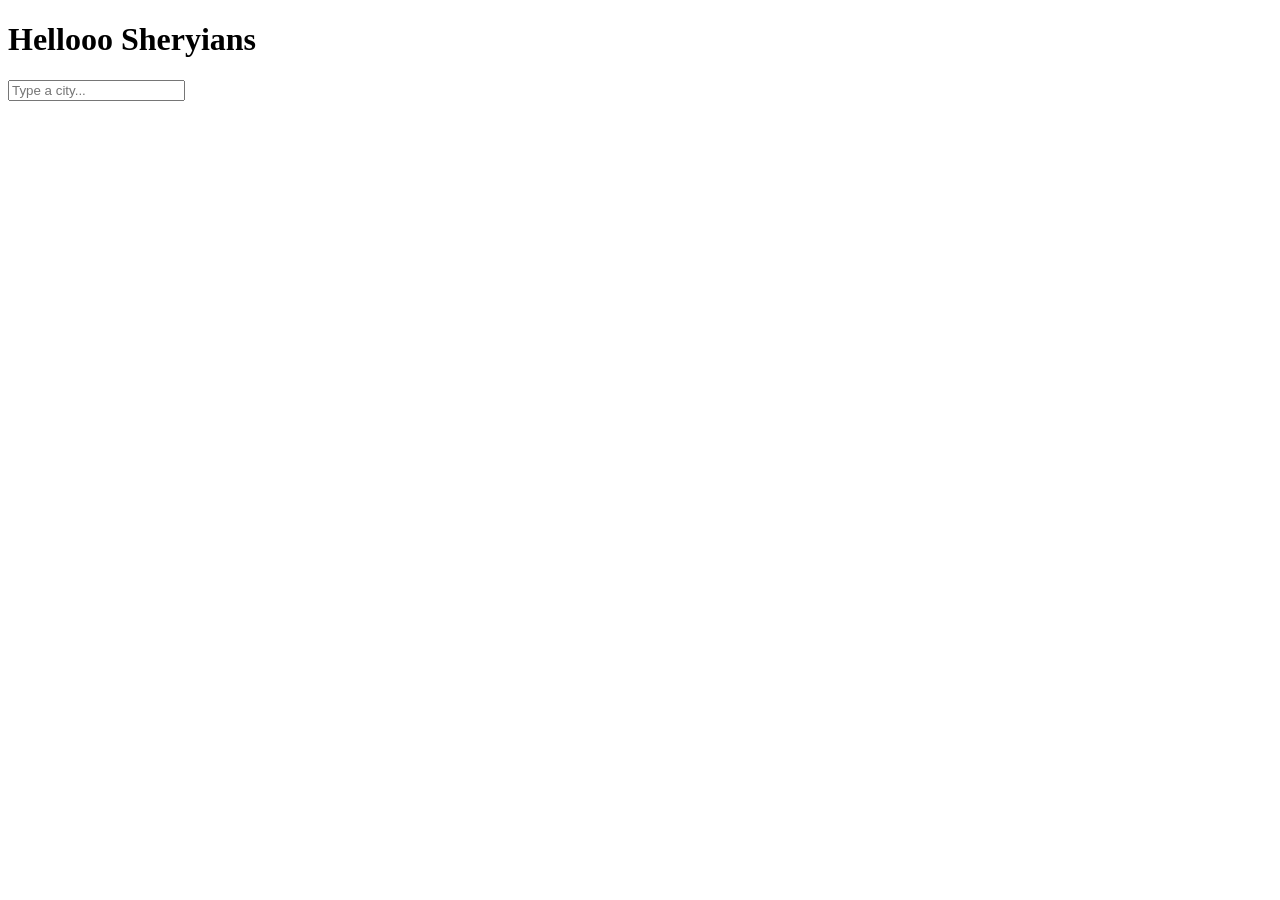
<file: index.html>
<!doctype html>
<html lang="en">
  <head>
    <meta charset="UTF-8" />
    <meta name="viewport" content="width=device-width, initial-scale=1.0" />
    <title>Day-2 HTML Basics</title>
    <link rel="shortcut icon" href="./abhishek.jpg" type="image/x-icon" />
    <meta name="robots" content="index, follow" />
  </head>
  <body>
    <h1>Hellooo Sheryians</h1>
    <input list="cities" name="city" placeholder="Type a city..." />
    <datalist id="cities">
      <option value="Mumbai"></option>
      <option value="Delhi"></option>
      <option value="Bangalore"></option>
      <option value="Chennai"></option>
      <option value="Hyderabad"></option>
    </datalist>
  </body>
</html>
</file>
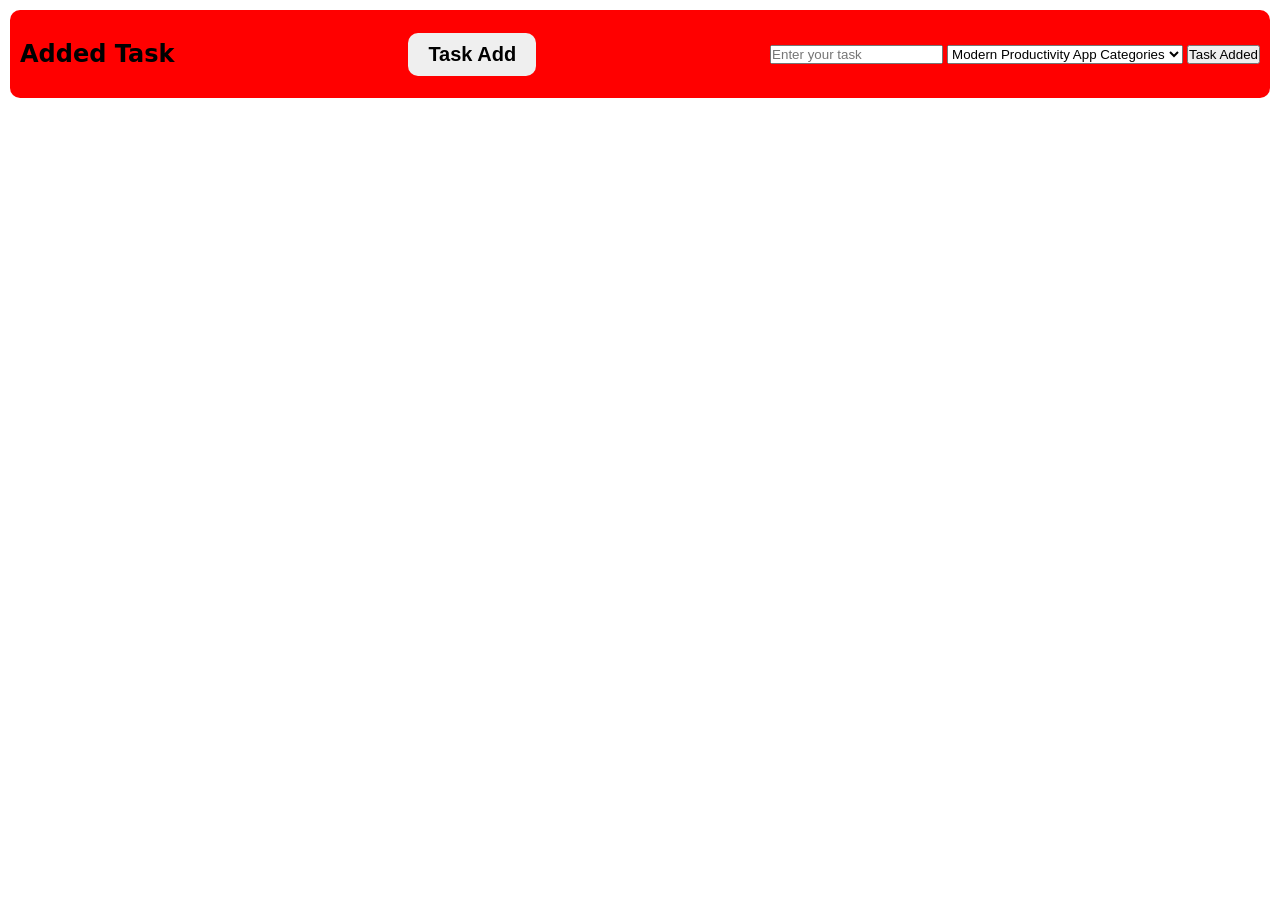
<file: Assignments/A7-Task-Manager/index.html>
<!doctype html>
<html lang="en">
  <head>
    <meta charset="UTF-8" />
    <meta name="viewport" content="width=device-width, initial-scale=1.0" />
    <title>Task Manager</title>
    <link rel="stylesheet" href="style.css" />
  </head>
  <body>
    <main>
      <header>
        <div class="main-heading">Added Task</div>
        <div class="task-btn">
          <button id="taskbtn">Task Add</button>
        </div>
        <div class="task-creation">
          <form id="form">
            <input type="text" placeholder="Enter your task" />
            <select name="" id="">
              <option value="">Modern Productivity App Categories</option>
              <option value="">Modern Productivity App Categories</option>
              <option value="">Modern Productivity App Categories</option>
            </select>
            <button>Task Added</button>
          </form>
        </div>
      </header>
    </main>

    <script src="script.js"></script>
  </body>
</html>
</file>
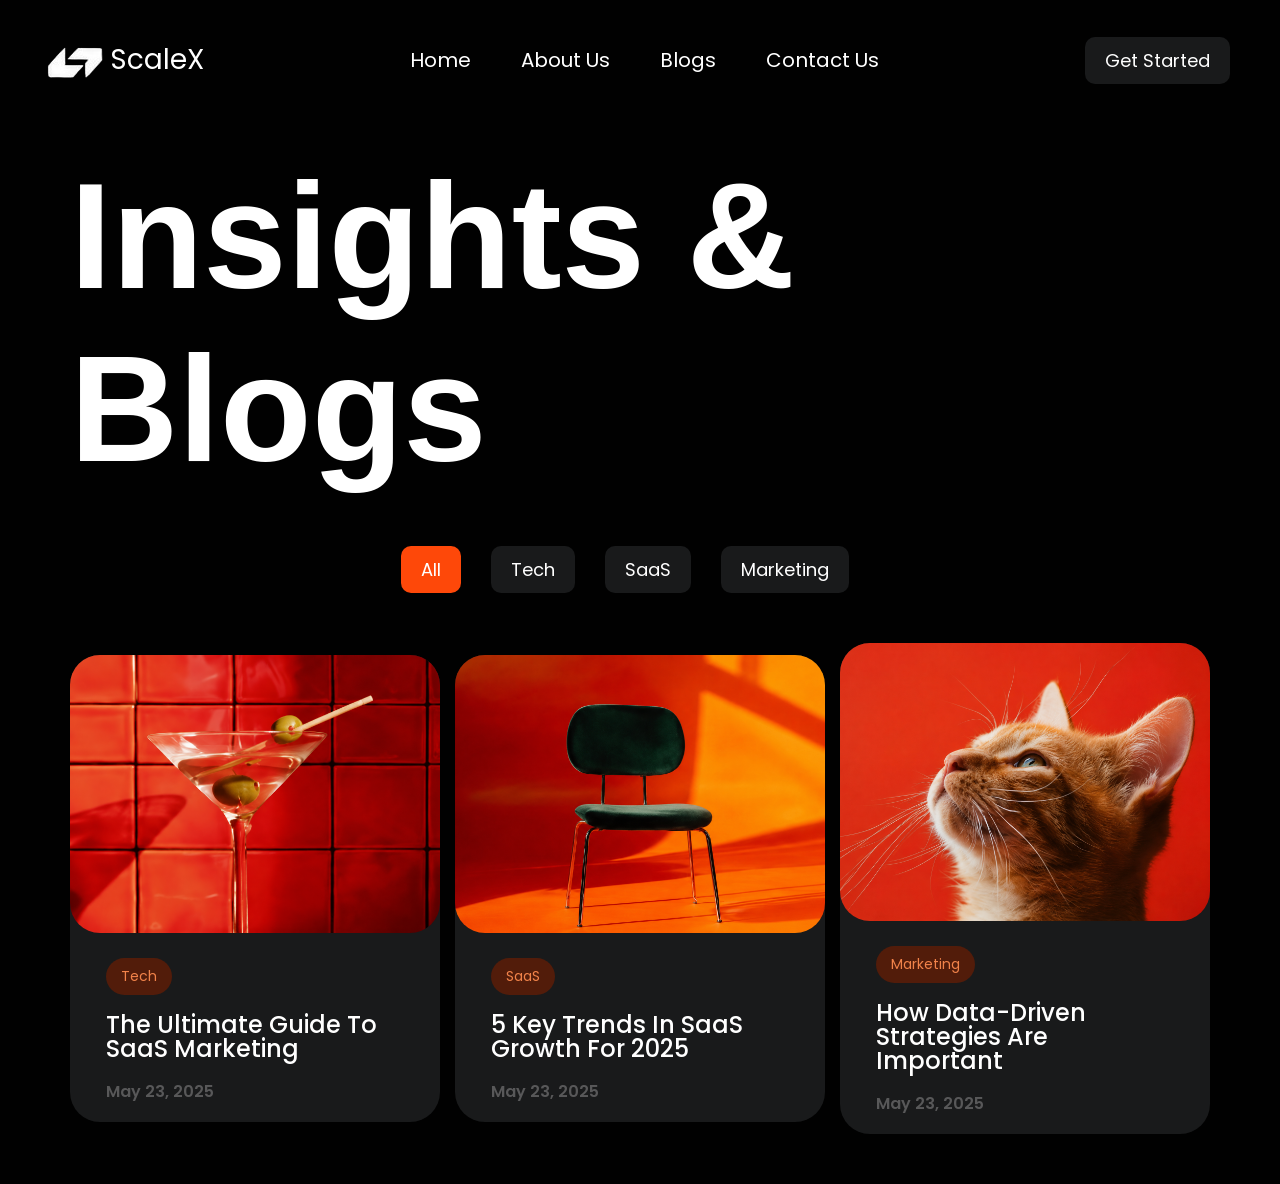
<file: Assignments/A2- Assignment-2/Task-1/index.html>
<!doctype html>
<html lang="en">
  <head>
    <meta charset="UTF-8" />
    <meta name="viewport" content="width=device-width, initial-scale=1.0" />
    <title>Assignment-2 Task-1</title>
    <link rel="stylesheet" href="style.css" />
    <link
      href="https://fonts.googleapis.com/css?family=Poppins:100,100italic,200,200italic,300,300italic,regular,italic,500,500italic,600,600italic,700,700italic,800,800italic,900,900italic"
      rel="stylesheet"
    />
  </head>
  <body>
    <div class="nav">
      <div class="logo">
        <img src="./assets/icon.png" alt="Scale X logo" />
        <h2>ScaleX</h2>
      </div>
      <div class="menu">
        <a href="#">Home</a>
        <a href="#">About Us</a>
        <a href="#">Blogs</a>
        <a href="#">Contact Us</a>
      </div>
      <div class="btn">
        <button>Get Started</button>
      </div>
    </div>

    <div class="heading">
      <h1>Insights & Blogs</h1>
    </div>
    <div class="tabs btn">
      <button>All</button>
      <button>Tech</button>
      <button>SaaS</button>
      <button>Marketing</button>
    </div>

    <div class="container">
      <div class="card">
        <img src="./assets/glass.png" alt="Glass image" />
        <div class="btn cardTech">
          <button>Tech</button>
          <h2 class="title">The Ultimate Guide To SaaS Marketing</h2>
          <h3 class="date">May 23, 2025</h3>
        </div>
      </div>
      <div class="card">
        <img src="./assets/chair.png" alt="Glass image" />
        <div class="btn cardTech">
          <button>SaaS</button>
          <h2 class="title">5 Key Trends In SaaS Growth For 2025</h2>
          <h3 class="date">May 23, 2025</h3>
        </div>
      </div>
      <div class="card">
        <img src="./assets/cat.png" alt="Glass image" />
        <div class="btn cardTech">
          <button>Marketing</button>
          <h2 class="title">How Data-Driven Strategies Are Important</h2>
          <h3 class="date">May 23, 2025</h3>
        </div>
      </div>
      <!-- <div class="card2"></div>
        <div class="card3"></div> -->
    </div>
  </body>
</html>
</file>
<file: Assignments/A7-Task-Manager/style.css>
* {
  margin: 0;
  padding: 0;
  box-sizing: border-box;
}
html,
body {
  height: 100%;
  width: 100%;
}

main {
  height: 100%;
  width: 100%;
  padding: 10px;
}
header {
  width: 100%;
  height: 10%;
  background-color: red;
  border-radius: 10px;
  display: flex;
  align-items: center;
  justify-content: space-between;
  padding: 10px;
}

.main-heading {
  font-size: 1.5rem;
  font-family:
    system-ui,
    -apple-system,
    BlinkMacSystemFont,
    "Segoe UI",
    Roboto,
    Oxygen,
    Ubuntu,
    Cantarell,
    "Open Sans",
    "Helvetica Neue",
    sans-serif;
    font-weight: 700;

}
.task-btn button{
    font-size: 20px;
    font-weight: 600;
    padding: 10px 20px;
    border-radius: 10px;
    border: none;
    cursor: pointer;
}
.task-btn button:hover {
    background-color: black;
    color: white;
}
</file>
<file: Assignments/A2- Assignment-2/Task-1/style.css>
* {
  margin: 0;
  padding: 0;
  box-sizing: border-box;
  font-family: poppins;
}
html,
body {
  height: 100%;
  width: 100%;
}

body {
  background-color: #010101;
  color: white;
  padding: 20px;
}
.nav {
  height: 80px;
  width: 100%;
  display: flex;
  align-items: center;
  justify-content: space-between;
}

.logo {
  display: flex;
  align-items: center;
}
.logo h2 {
  font-size: 28px;
  font-weight: 400;
}
.menu {
  display: flex;
  gap: 50px;
}
.menu a {
  text-decoration: none;
  color: white;
  font-size: 20px;
}

.btn button {
  margin-right: 30px;
  font-size: 18px;
  font-weight: 400;
  background-color: #272829a8;
  color: #ffffff;
  border-radius: 10px;
  padding: 10px 20px;
  border-style: none;
}
.heading {
  display: flex;
  justify-content: center;
  font-size: 100%;
}
.heading h1 {
  font-family: sans-serif;
  font-size: 150px;
  font-weight: 600;
  padding: 50px;
}
.tabs {
  display: flex;
  justify-content: center;
}

.tabs button:first-child {
  background-color: #fe4809;
}

.container {
  display: flex;
  justify-content: center;
  align-items: center;
  padding: 50px;
  gap: 15px;
}

.card {
  /* height: 350px; */
  width: 400px;
  background-color: #272829a8;
  border-radius: 30px;
}

.card img {
  height: 80%;
  width: 100%;
  object-fit: cover;
  border-radius: 30px;
}
.cardTech {
  padding: 18px 36px;
}
.cardTech button {
  font-size: 14px;
  padding: 8px 15px;
  border-radius: 20px;
  background-color: #521c0a;
  color: #f1834a;
}

.cardTech h2 {
  font-size: 24px;
  font-weight: 500;
  padding: 18px 0;
  line-height: 1;
}
.cardTech h3 {
  font-size: 16px;
  font-weight: 600;
  color: #585859;
}
</file>
